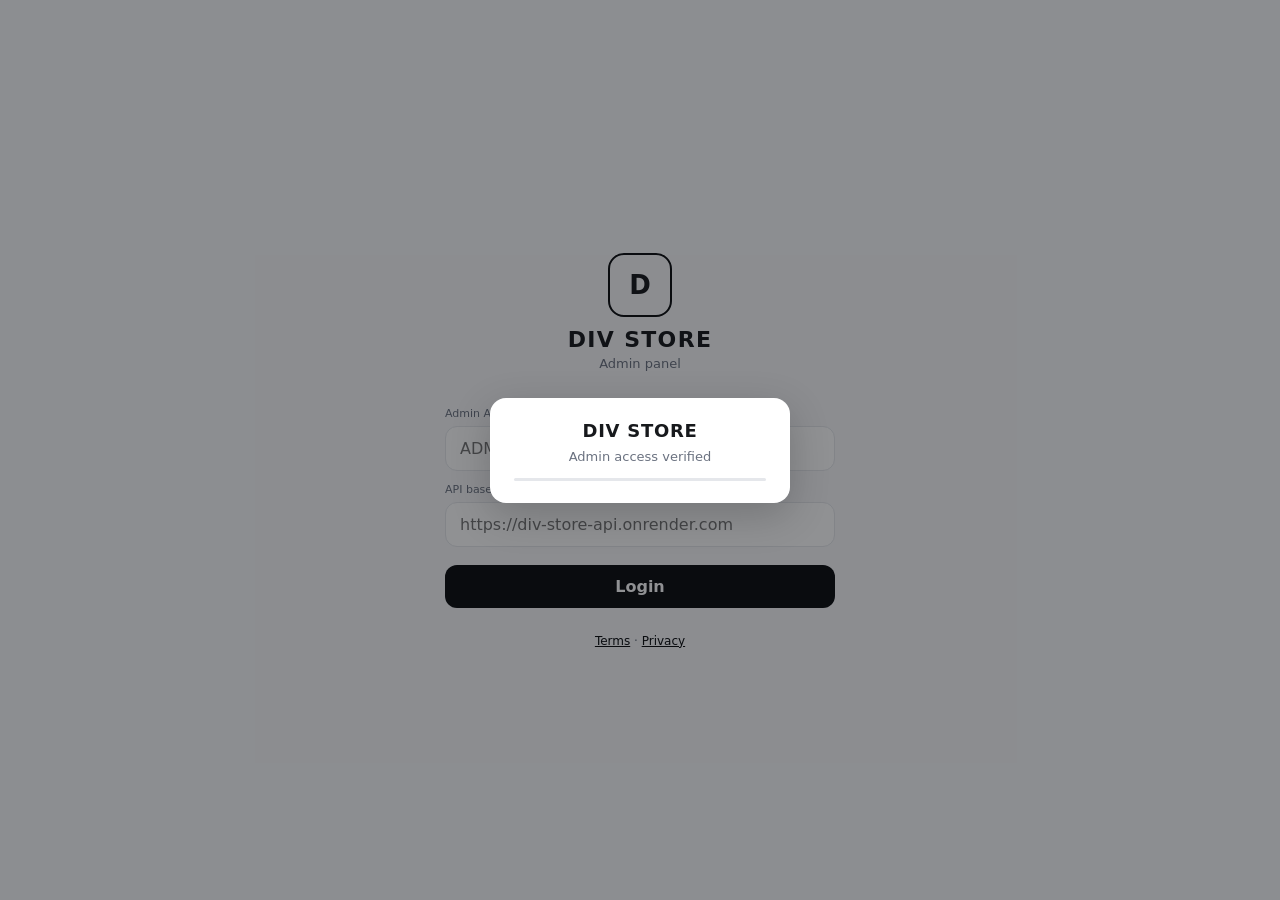
<file: admin/index.html>
<!DOCTYPE html>
<html lang="en">
<head>
<meta charset="utf-8"/>
<meta name="viewport" content="width=device-width,initial-scale=1,maximum-scale=1,user-scalable=no,viewport-fit=cover"/>
<meta name="theme-color" content="#0B0D10"/>
<title>Div Store Admin</title>
<style>
:root{
  --bg:#F7F8FA;--s:#FFFFFF;--s2:#F1F3F5;--bd:#E5E7EB;
  --p:#0B0D10;--sec:#17191C;--t:#17191C;--d:#6B7280;
  --ok:#16A34A;--bad:#DC2626;--nav:56px;--safe:env(safe-area-inset-bottom,0px);
}
*{box-sizing:border-box;-webkit-tap-highlight-color:transparent;margin:0}
body{font-family:system-ui,-apple-system,sans-serif;background:var(--bg);color:var(--t);
  max-width:430px;margin:0 auto;min-height:100dvh}
.hidden{display:none!important}
input,button,select,textarea{font:inherit}
input,select,textarea{width:100%;padding:12px 14px;border-radius:12px;border:1px solid var(--bd);
  background:var(--s);color:var(--t);margin-top:6px}
button{border:0;border-radius:12px;padding:12px 16px;font-weight:700;cursor:pointer;
  background:var(--p);color:#FFFFFF}
button.g{background:var(--s2);color:var(--t);border:1px solid var(--bd)}
button.d{background:#FEE2E2;color:#991B1B}
button.sm{padding:7px 10px;font-size:12px;border-radius:8px}
label{font-size:11px;color:var(--d);display:block;margin-top:12px}
.err{color:var(--bad);font-size:13px;margin-top:10px;white-space:pre-wrap}
.ok{color:var(--ok);font-size:13px;margin-top:8px}
#login{padding:36px 20px;min-height:100dvh;display:flex;flex-direction:column;justify-content:center}
.brand{text-align:center;margin-bottom:24px}
.brand .ic{width:64px;height:64px;margin:0 auto 10px;border-radius:16px;border:1px solid var(--bd);
  display:grid;place-items:center;font-size:26px;font-weight:900;
  color:var(--t);border:2px solid var(--p)}
.brand h1{font-size:22px;letter-spacing:.06em}
.brand p{color:var(--d);font-size:13px;margin-top:4px}
#app{display:none;flex-direction:column;min-height:100dvh}
#app.on{display:flex}
.head{padding:12px 16px;background:var(--s);border-bottom:1px solid var(--bd);
  display:flex;justify-content:space-between;align-items:center;gap:8px}
.head b{color:var(--t)}
main{flex:1;overflow:auto;padding:12px 12px calc(var(--nav) + var(--safe) + 14px)}
.nav{position:fixed;left:50%;transform:translateX(-50%);bottom:0;width:100%;max-width:430px;
  height:calc(var(--nav) + var(--safe));padding-bottom:var(--safe);
  background:rgba(11,16,32,.96);border-top:1px solid var(--bd);display:flex;z-index:20}
.nav button{flex:1;background:0;color:var(--d);border-radius:0;padding:6px;font-size:10px;font-weight:600;
  display:flex;flex-direction:column;align-items:center;gap:2px}
.nav button.on{color:var(--p)}
.nav .i{font-size:16px}
.card{background:var(--s);border:1px solid var(--bd);border-radius:14px;padding:12px;margin-bottom:10px}
.card h3{font-size:12px;margin-bottom:10px;color:var(--d);font-weight:600;text-transform:uppercase;letter-spacing:.04em}
.g2{display:grid;grid-template-columns:1fr 1fr;gap:8px}
.st{background:var(--s2);border:1px solid var(--bd);border-radius:12px;padding:12px}
.st .n{font-size:22px;font-weight:800;color:var(--p)}
.st .l{font-size:11px;color:var(--d);margin-top:2px}
.row{display:flex;gap:8px;flex-wrap:wrap;align-items:center}
.item{display:flex;gap:10px;padding:10px 0;border-bottom:1px solid var(--bd);align-items:center}
.item:last-child{border:0}
.item img{width:44px;height:44px;border-radius:10px;object-fit:cover;background:var(--s2);border:1px solid var(--bd)}
.item .m{flex:1;min-width:0}
.item .t{font-size:14px;font-weight:700;white-space:nowrap;overflow:hidden;text-overflow:ellipsis}
.item .s{font-size:11px;color:var(--d);margin-top:2px}
.pill{font-size:10px;padding:2px 7px;border-radius:99px;border:1px solid var(--bd);color:var(--d)}
.muted{color:var(--d);font-size:12px}
.empty{text-align:center;padding:36px 12px;color:var(--d);font-size:13px}
a{color:var(--p)}
.warn{background:#1a1520;border:1px solid #5b3a1a;color:#fbbf24;padding:10px 12px;border-radius:12px;font-size:12px;margin-bottom:10px}
</style>
</head>
<body>
<div id="login">
  <div class="brand"><div class="ic">D</div><h1>DIV STORE</h1><p>Admin panel</p></div>
  <label>Admin API key</label>
  <input id="key" type="password" placeholder="ADMIN_API_KEY" autocomplete="off"/>
  <label>API base (blank = this server)</label>
  <input id="base" placeholder="https://div-store-api.onrender.com"/>
  <button id="go" style="width:100%;margin-top:18px">Login</button>
  <div class="err" id="err"></div>
  <p class="muted" style="margin-top:16px;text-align:center">
    <a href="/terms">Terms</a> · <a href="/privacy">Privacy</a>
  </p>
</div>

<div id="app">
  <div class="head"><b>DIV STORE</b>
    <div class="row">
      <button class="g sm" id="refresh">↻</button>
      <button class="g sm" id="out">Out</button>
    </div>
  </div>
  <main id="c"></main>
  <nav class="nav">
    <button class="on" data-t="home"><span class="i">◈</span>Home</button>
    <button data-t="apps"><span class="i">▣</span>Apps</button>
    <button data-t="inbox"><span class="i">◉</span>Inbox</button>
    <button data-t="cats"><span class="i">▦</span>Cats</button>
    <button data-t="more"><span class="i">☰</span>More</button>
  </nav>
</div>
<script>
const $=id=>document.getElementById(id);
let T='home', KEY=sessionStorage.getItem('k')||'', BASE=sessionStorage.getItem('b')||'';
const url=p=>(BASE||'').replace(/\/$/,'')+p;
async function api(p,o={}){
  const h={};
  if(o.body!==undefined && !(o.body instanceof FormData)) h['Content-Type']='application/json';
  if(KEY) h.Authorization='Bearer '+KEY;
  const r=await fetch(url(p),{
    method:o.method||'GET', headers:h,
    body: o.body===undefined?undefined:(o.body instanceof FormData?o.body:JSON.stringify(o.body))
  });
  if(r.status===204) return null;
  const t=await r.text(); let d=null; try{d=t?JSON.parse(t):null}catch{throw new Error(t||r.statusText)}
  if(!r.ok) throw new Error(d?.error||t||('HTTP '+r.status));
  return d;
}
const esc=s=>String(s??'').replace(/[&<>"']/g,c=>({ '&':'&amp;','<':'&lt;','>':'&gt;','"':'&quot;',"'":'&#39;' }[c]));
function showApp(){$('login').classList.add('hidden');$('app').classList.add('on');draw()}
function showLogin(){$('app').classList.remove('on');$('login').classList.remove('hidden')}
$('go').onclick=async()=>{
  $('err').textContent=''; KEY=$('key').value.trim(); BASE=$('base').value.trim();
  try{
    await api('/api/admin/stats');
    sessionStorage.setItem('k',KEY); sessionStorage.setItem('b',BASE); showApp();
  }catch(e){$('err').textContent=e.message}
};
$('out').onclick=()=>{KEY='';BASE='';sessionStorage.clear();showLogin()};
$('refresh').onclick=()=>draw();
document.querySelectorAll('.nav button').forEach(b=>b.onclick=()=>{
  document.querySelectorAll('.nav button').forEach(x=>x.classList.remove('on'));
  b.classList.add('on'); T=b.dataset.t; draw();
});

async function draw(){
  const el=$('c'); el.innerHTML='<div class="empty">Loading…</div>';
  try{
    if(T==='home'){
      const s=await api('/api/admin/stats');
      let h={}, warn='';
      try{h=await api('/api/health')}catch(e){warn=e.message}
      const tok=h.repos?.tokenSet;
      el.innerHTML=`
        ${tok===false?'<div class="warn">GITHUB_STORAGE_TOKEN Render pe set nahi. Database/APK kaam nahi karenge jab tak token na lage.</div>':''}
        <div class="card"><h3>Dashboard</h3><div class="g2">
          <div class="st"><div class="n">${s.apps||0}</div><div class="l">Apps</div></div>
          <div class="st"><div class="n">${s.pendingSubmissions||0}</div><div class="l">Pending</div></div>
          <div class="st"><div class="n">${s.categories||0}</div><div class="l">Categories</div></div>
          <div class="st"><div class="n">${s.totalDownloads||0}</div><div class="l">Downloads</div></div>
        </div></div>
        <div class="card"><h3>System</h3>
          <p class="muted">${esc(h.name||'')} ${esc(h.version||'')}</p>
          <p class="muted">DB: GitHub · ${esc(h.database?.status?.repo||'—')} · token ${tok?'ON':'OFF'}</p>
          <p class="muted">APK: ${esc((h.repos?.apk?.repos||[]).join(', ')||'—')}</p>
          ${warn?`<p class="err">${esc(warn)}</p>`:''}
        </div>`;
    } else if(T==='apps'){
      const apps=await api('/api/admin/apps')||[];
      el.innerHTML=`<div class="card"><h3>Apps (${apps.length})</h3>
        <button class="sm" id="newApp" style="margin-bottom:8px">+ New app</button>
        <div id="newAppForm" class="hidden">
          <label>Name</label><input id="a_name"/>
          <label>Package</label><input id="a_pkg" placeholder="com.example.app"/>
          <label>Description</label><textarea id="a_desc" rows="3"></textarea>
          <label>Icon image (gallery/file)</label>
          <input id="a_icon_file" type="file" accept="image/*"/>
          <label>APK file</label>
          <input id="a_apk_file" type="file" accept=".apk,application/vnd.android.package-archive"/>
          <label>Category ID</label><input id="a_cat" type="number" value="1"/>
          <button class="sm" id="a_save" style="margin-top:10px;width:100%">Create</button>
        </div>
        `+(apps.length?apps.map(a=>`<div class="item">
          <img src="${esc(a.iconUrl||'')}" onerror="this.style.opacity=.2"/>
          <div class="m"><div class="t">${esc(a.name)}</div>
          <div class="s">${esc(a.packageName)}</div>
          <div class="row" style="margin-top:6px">
            <span class="pill">${a.downloads||0} dl</span>
            <button class="g sm" onclick="feat('${a.id}',${!a.isFeatured})">${a.isFeatured?'Unfeature':'Feature'}</button>
            <button class="d sm" onclick="delA('${a.id}')">Del</button>
          </div></div></div>`).join(''):'<div class="empty">No apps yet</div>')+'</div>';
      $('newApp').onclick=()=>$('newAppForm').classList.toggle('hidden');
      $('a_save').onclick=async()=>{
        try{
          const fd=new FormData();
          fd.append('name',$('a_name').value.trim());
          fd.append('packageName',$('a_pkg').value.trim());
          fd.append('description',$('a_desc').value.trim());
          fd.append('categoryId',$('a_cat').value||'1');
          const ic=$('a_icon_file').files[0];
          const ap=$('a_apk_file').files[0];
          if(!ic){alert('Select icon from files');return}
          if(!ap||!ap.name.toLowerCase().endsWith('.apk')){alert('Select .apk file');return}
          fd.append('icon',ic);
          fd.append('apk',ap);
          const r=await fetch(url('/api/admin/apps/upload'),{method:'POST',headers:{Authorization:'Bearer '+KEY},body:fd});
          const t=await r.text(); let d=null; try{d=JSON.parse(t)}catch{}
          if(!r.ok) throw new Error(d?.error||t);
          draw();
        }catch(e){alert(e.message)}
      };
    } else if(T==='inbox'){
      const all=await api('/api/admin/submissions')||[];
      const p=all.filter(x=>x.status==='pending');
      el.innerHTML=`<div class="card"><h3>Pending (${p.length})</h3>`+
        (p.length?p.map(s=>`<div class="item">
          <img src="${esc(s.iconUrl||'')}" onerror="this.style.opacity=.2"/>
          <div class="m"><div class="t">${esc(s.appName)}</div>
          <div class="s">${esc(s.developerName)} · ${esc(s.packageName)}</div>
          <div class="row" style="margin-top:6px">
            <button class="sm" onclick="okS('${s.id}')">Approve</button>
            <button class="d sm" onclick="noS('${s.id}')">Reject</button>
          </div></div></div>`).join(''):'<div class="empty">Inbox empty</div>')+'</div>';
    } else if(T==='cats'){
      const cats=await api('/api/categories')||[];
      el.innerHTML=`<div class="card"><h3>Categories (${cats.length})</h3>
        <div class="row"><input id="cn" placeholder="Name" style="flex:1;margin:0"/><button class="sm" id="ca">Add</button></div>
        <div style="margin-top:10px">`+
        (cats.length?cats.map(c=>`<div class="item"><div class="m">
          <div class="t">${esc(c.name)}</div><div class="s">${c.appCount||0} apps · id ${c.id}</div></div>
          <button class="d sm" onclick="delC('${c.id}')">Del</button></div>`).join(''):'<div class="empty">No categories</div>')+
        `</div></div>`;
      $('ca').onclick=async()=>{
        const n=$('cn').value.trim(); if(!n)return;
        try{await api('/api/categories',{method:'POST',body:{name:n,icon:'Package'}});draw()}
        catch(e){alert(e.message)}
      };
    } else if(T==='more'){
      let st={}; try{st=await api('/api/admin/storage')}catch(e){st={error:e.message}}
      const db=st.database||{}; const apk=st.apk||{};
      el.innerHTML=`
        <div class="card"><h3>Database (GitHub)</h3>
          <p class="muted">${esc(db.owner||'')}/${esc(db.repo||'')}</p>
          <p class="muted">enabled: ${db.enabled?'yes':'no'}</p>
          ${st.error?`<p class="err">${esc(st.error)}</p>`:''}
          <button class="g sm" id="forceSync" style="margin-top:8px">Refresh status</button>
        </div>
        <div class="card"><h3>APK storage</h3>
          <p class="muted">${esc((apk.repos||[]).join(', ')|| apk.error || '—')}</p>
          <p class="muted">enabled: ${apk.enabled?'yes':'no'}</p>
        </div>
        <div class="card"><h3>Legal</h3>
          <p class="muted"><a href="/terms" target="_blank">Terms</a> · <a href="/privacy" target="_blank">Privacy</a></p>
        </div>
        <div class="card"><h3>Session</h3>
          <p class="muted">${esc(BASE||'same origin')}</p>
        </div>`;
      $('forceSync').onclick=()=>draw();
    }
  }catch(e){
    el.innerHTML=`<div class="card"><p class="err">${esc(e.message)}</p>
      <p class="muted" style="margin-top:8px">Agar token error hai to Render → Environment → GITHUB_STORAGE_TOKEN set karke redeploy karo.</p></div>`;
    if(/unauth/i.test(e.message)) showLogin();
  }
}
window.feat=async(id,v)=>{try{await api('/api/admin/apps/'+id,{method:'PATCH',body:{isFeatured:!!v}});draw()}catch(e){alert(e.message)}};
window.delA=async(id)=>{if(!confirm('Delete app?'))return; try{await api('/api/admin/apps/'+id,{method:'DELETE'});draw()}catch(e){alert(e.message)}};
window.okS=async(id)=>{try{await api('/api/admin/submissions/'+id+'/approve',{method:'POST',body:{}});draw()}catch(e){alert(e.message)}};
window.noS=async(id)=>{try{await api('/api/admin/submissions/'+id+'/reject',{method:'POST',body:{note:'rejected'}});draw()}catch(e){alert(e.message)}};
window.delC=async(id)=>{if(!confirm('Delete category?'))return; try{await api('/api/categories/'+id,{method:'DELETE'});draw()}catch(e){alert(e.message)}};
if(KEY) api('/api/admin/stats').then(showApp).catch(showLogin); else showLogin();
</script>




<!-- welcome once — no secrets -->
<script>
(function(){
  try { if (localStorage.getItem('div_admin_hi') === '1') return; } catch(e) {}
  var o = document.createElement('div');
  o.id = 'adminHi';
  o.style.cssText = 'position:fixed;inset:0;z-index:9999;display:flex;align-items:center;justify-content:center;background:rgba(11,13,16,.45);padding:16px';
  o.innerHTML = '<div style="background:#fff;color:#17191C;border-radius:16px;padding:22px 24px;max-width:300px;width:100%;text-align:center;font-family:system-ui,sans-serif;box-shadow:0 12px 40px rgba(0,0,0,.2)">'
    + '<div style="font-weight:800;font-size:18px;letter-spacing:.04em">DIV STORE</div>'
    + '<div style="margin-top:8px;color:#6B7280;font-size:13px">Admin access verified</div>'
    + '<div style="margin-top:14px;height:3px;background:#E5E7EB;border-radius:99px;overflow:hidden"><div id="hiBar" style="height:100%;width:100%;background:#0B0D10;transition:width 2.5s linear"></div></div>'
    + '</div>';
  document.body.appendChild(o);
  requestAnimationFrame(function(){
    var b = document.getElementById('hiBar');
    if (b) b.style.width = '0%';
  });
  setTimeout(function(){
    try { localStorage.setItem('div_admin_hi', '1'); } catch(e) {}
    var el = document.getElementById('adminHi');
    if (el) el.remove();
  }, 2500);
})();
</script>

</body>
</html>
</file>
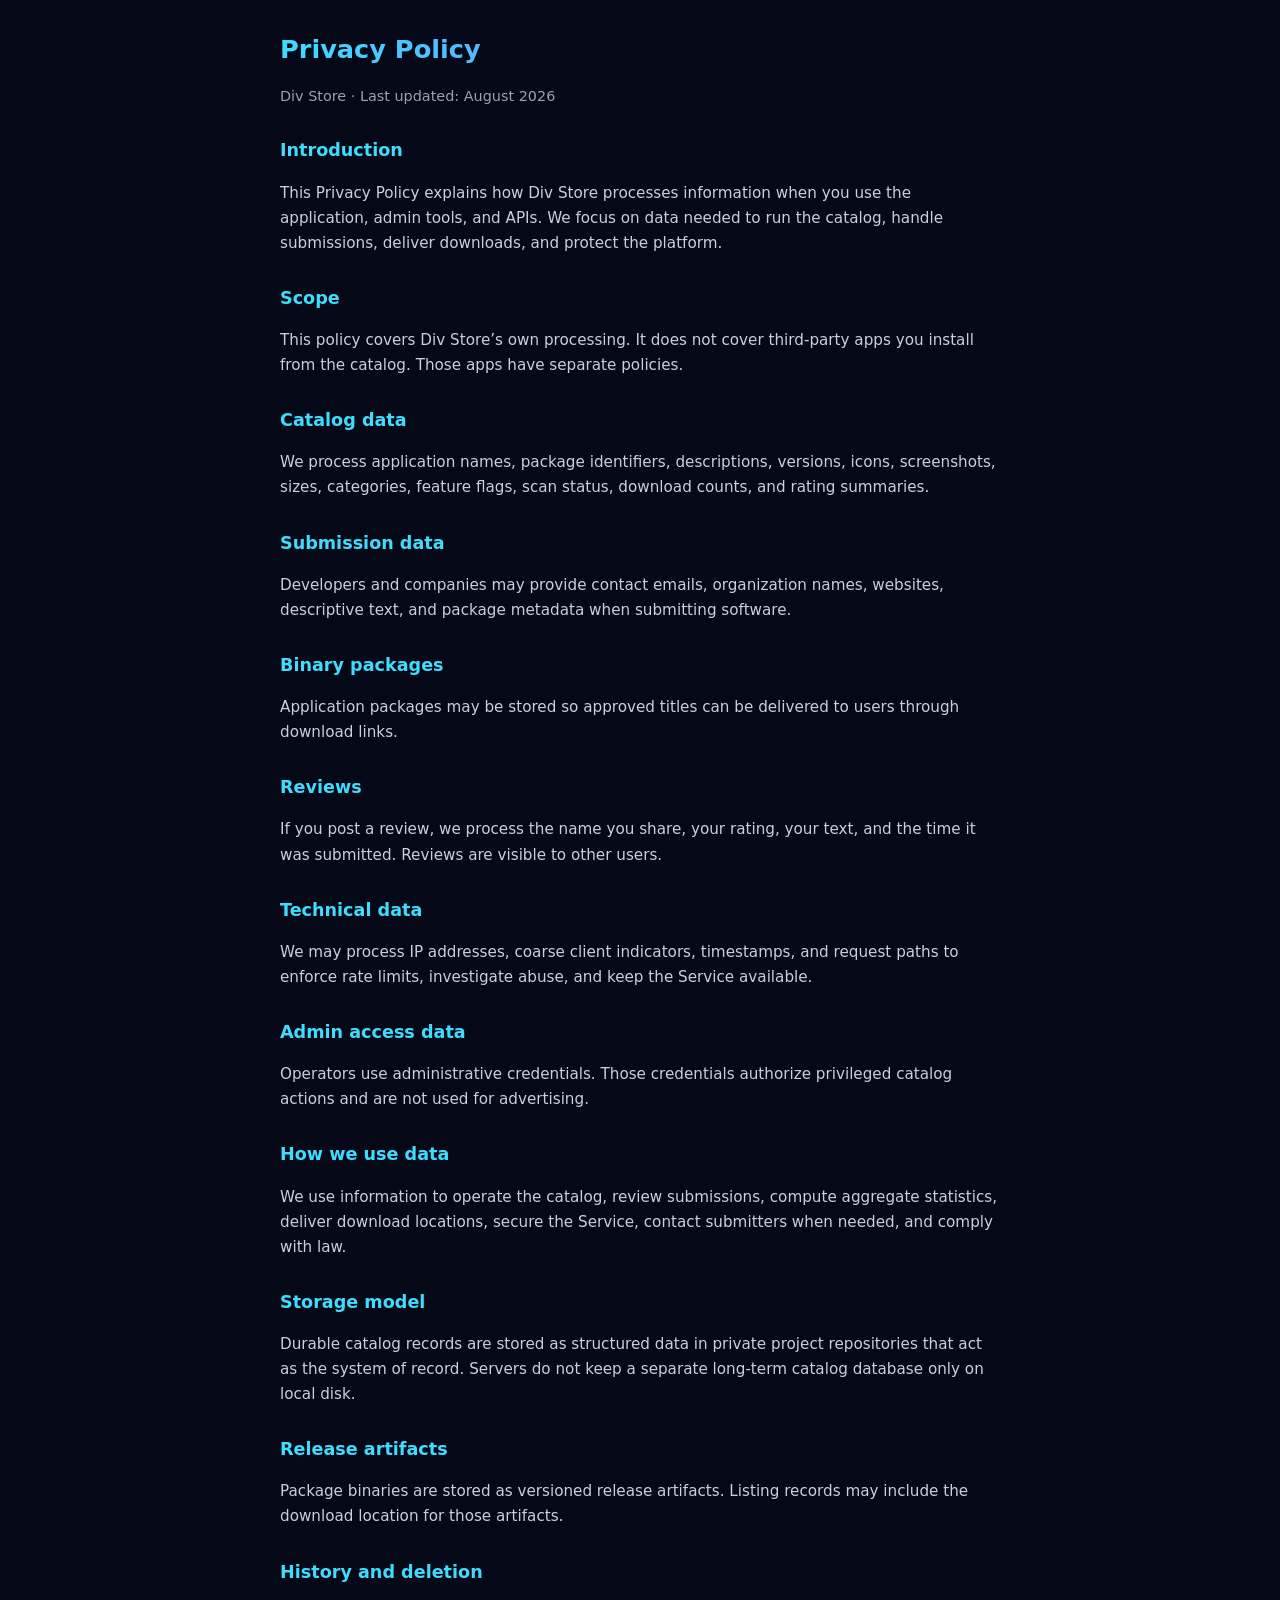
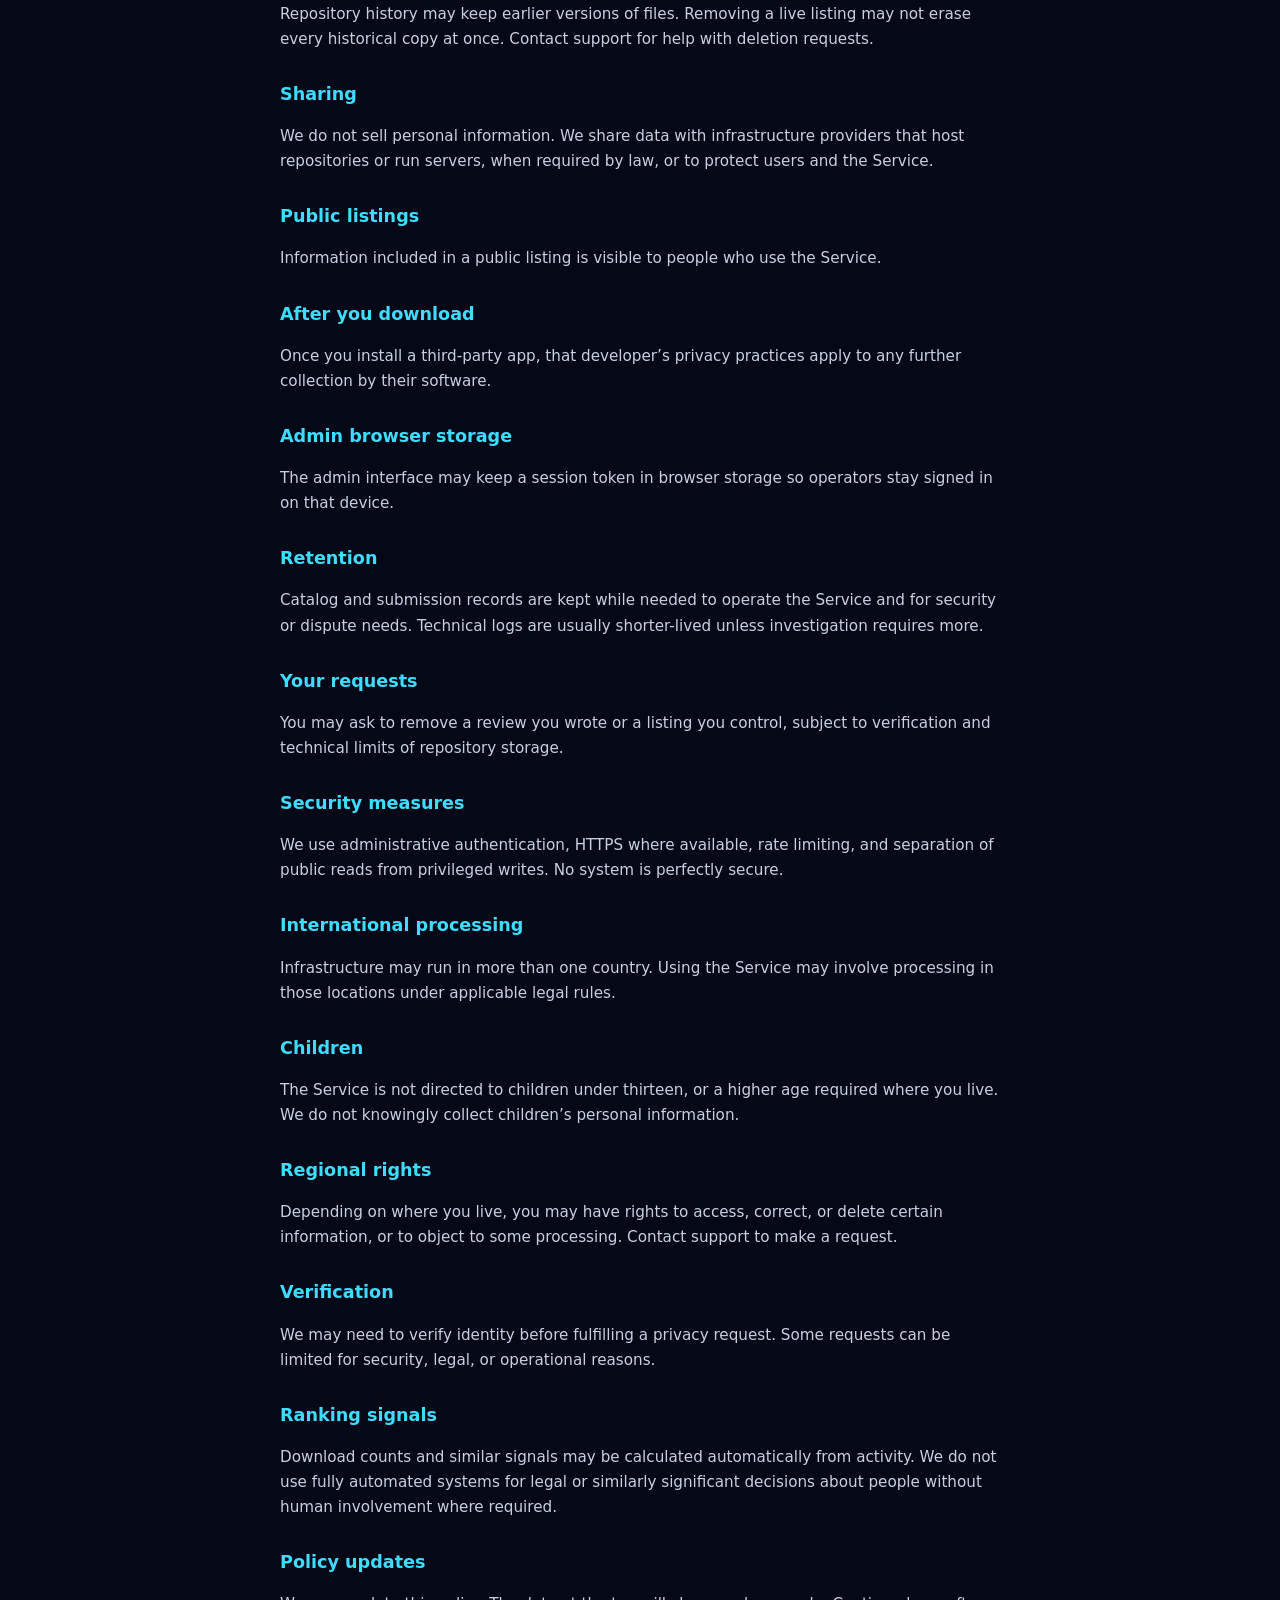
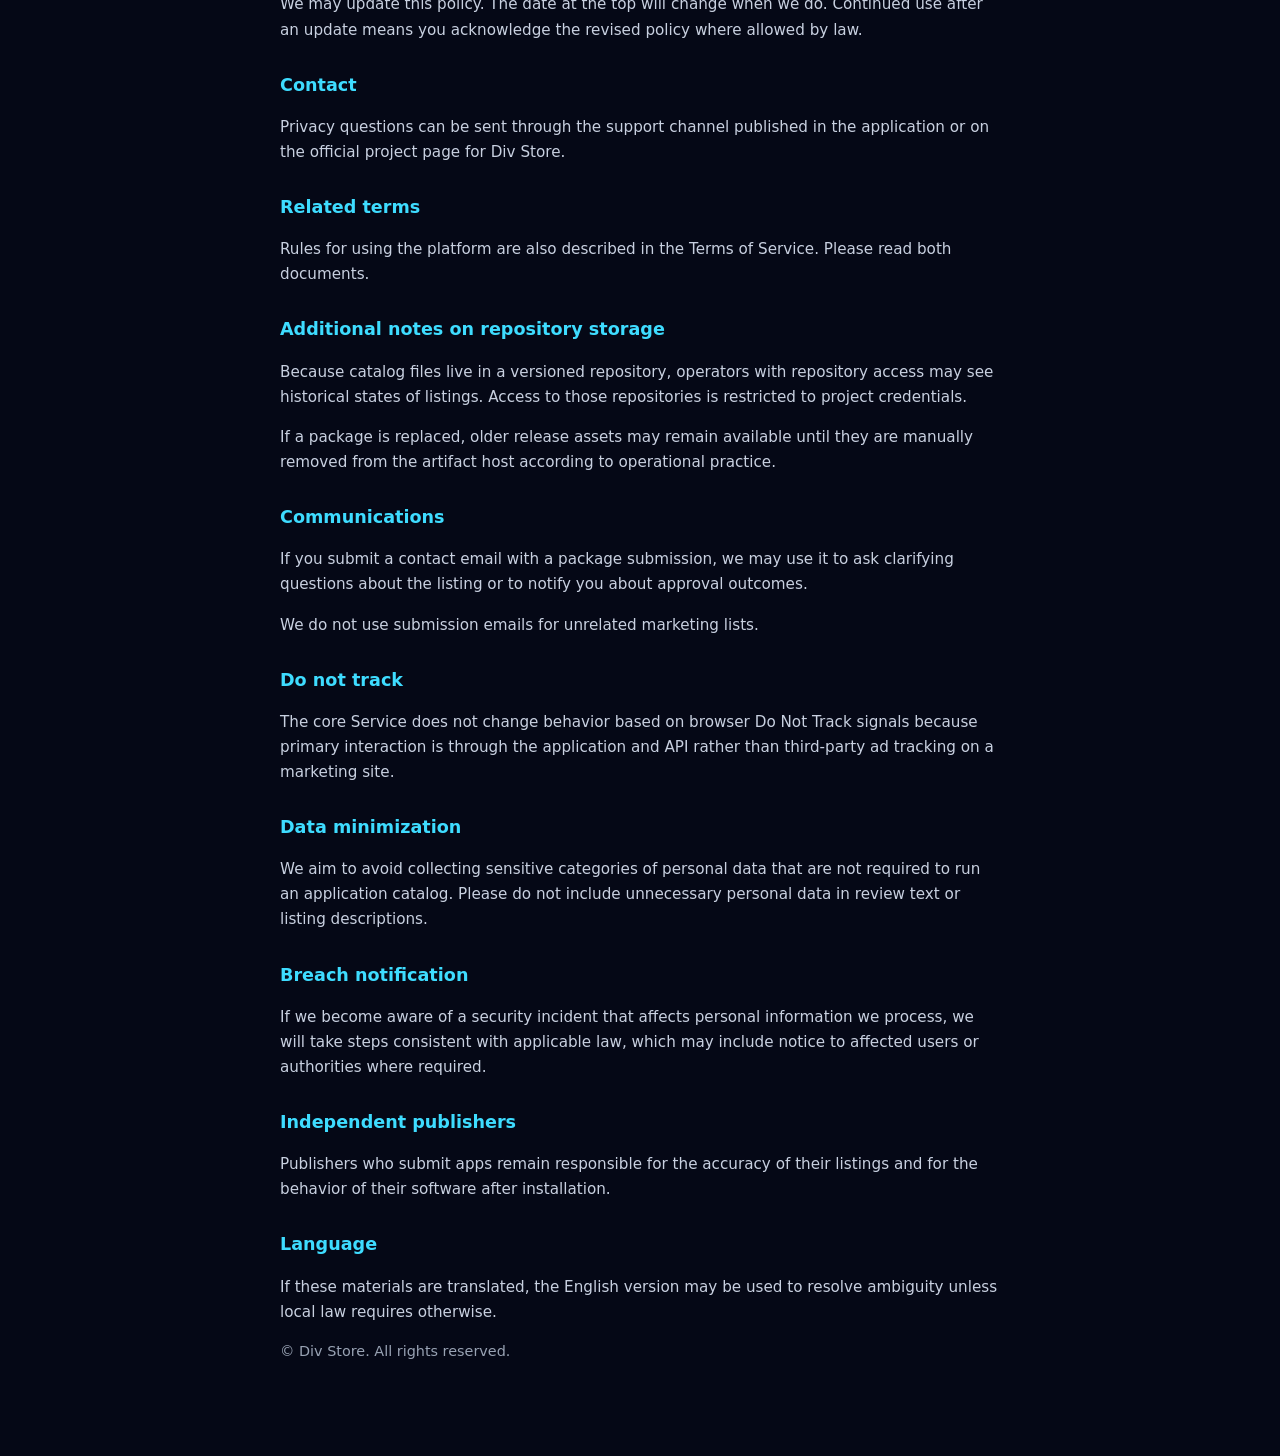
<file: admin/privacy.html>
<!DOCTYPE html>
<html lang="en">
<head>
<meta charset="utf-8"/>
<meta name="viewport" content="width=device-width, initial-scale=1"/>
<title>Privacy Policy — Div Store</title>
<style>
body{margin:0;background:#050816;color:#F2F6FF;font-family:system-ui,sans-serif;line-height:1.65}
.wrap{max-width:720px;margin:0 auto;padding:28px 18px 64px}
h1{font-size:1.6rem;margin:0 0 8px;background:linear-gradient(90deg,#3EDCFF,#8B5CFF);-webkit-background-clip:text;color:transparent}
.meta{color:#98A2B3;font-size:.9rem;margin-bottom:28px}
h2{font-size:1.1rem;margin:28px 0 10px;color:#3EDCFF}
p,li{color:#c8d0e0;font-size:.95rem}
ul{padding-left:1.2rem}
.card{background:#0B1020;border:1px solid rgba(120,140,255,.16);border-radius:14px;padding:16px;margin:16px 0}
</style>
</head>
<body>
<div class="wrap">
<h1>Privacy Policy</h1>
<p class="meta">Div Store · Last updated: August 2026</p>

<h2>Introduction</h2>
<p>This Privacy Policy explains how Div Store processes information when you use the application, admin tools, and APIs. We focus on data needed to run the catalog, handle submissions, deliver downloads, and protect the platform.</p>

<h2>Scope</h2>
<p>This policy covers Div Store’s own processing. It does not cover third-party apps you install from the catalog. Those apps have separate policies.</p>

<h2>Catalog data</h2>
<p>We process application names, package identifiers, descriptions, versions, icons, screenshots, sizes, categories, feature flags, scan status, download counts, and rating summaries.</p>

<h2>Submission data</h2>
<p>Developers and companies may provide contact emails, organization names, websites, descriptive text, and package metadata when submitting software.</p>

<h2>Binary packages</h2>
<p>Application packages may be stored so approved titles can be delivered to users through download links.</p>

<h2>Reviews</h2>
<p>If you post a review, we process the name you share, your rating, your text, and the time it was submitted. Reviews are visible to other users.</p>

<h2>Technical data</h2>
<p>We may process IP addresses, coarse client indicators, timestamps, and request paths to enforce rate limits, investigate abuse, and keep the Service available.</p>

<h2>Admin access data</h2>
<p>Operators use administrative credentials. Those credentials authorize privileged catalog actions and are not used for advertising.</p>

<h2>How we use data</h2>
<p>We use information to operate the catalog, review submissions, compute aggregate statistics, deliver download locations, secure the Service, contact submitters when needed, and comply with law.</p>

<h2>Storage model</h2>
<p>Durable catalog records are stored as structured data in private project repositories that act as the system of record. Servers do not keep a separate long-term catalog database only on local disk.</p>

<h2>Release artifacts</h2>
<p>Package binaries are stored as versioned release artifacts. Listing records may include the download location for those artifacts.</p>

<h2>History and deletion</h2>
<p>Repository history may keep earlier versions of files. Removing a live listing may not erase every historical copy at once. Contact support for help with deletion requests.</p>

<h2>Sharing</h2>
<p>We do not sell personal information. We share data with infrastructure providers that host repositories or run servers, when required by law, or to protect users and the Service.</p>

<h2>Public listings</h2>
<p>Information included in a public listing is visible to people who use the Service.</p>

<h2>After you download</h2>
<p>Once you install a third-party app, that developer’s privacy practices apply to any further collection by their software.</p>

<h2>Admin browser storage</h2>
<p>The admin interface may keep a session token in browser storage so operators stay signed in on that device.</p>

<h2>Retention</h2>
<p>Catalog and submission records are kept while needed to operate the Service and for security or dispute needs. Technical logs are usually shorter-lived unless investigation requires more.</p>

<h2>Your requests</h2>
<p>You may ask to remove a review you wrote or a listing you control, subject to verification and technical limits of repository storage.</p>

<h2>Security measures</h2>
<p>We use administrative authentication, HTTPS where available, rate limiting, and separation of public reads from privileged writes. No system is perfectly secure.</p>

<h2>International processing</h2>
<p>Infrastructure may run in more than one country. Using the Service may involve processing in those locations under applicable legal rules.</p>

<h2>Children</h2>
<p>The Service is not directed to children under thirteen, or a higher age required where you live. We do not knowingly collect children’s personal information.</p>

<h2>Regional rights</h2>
<p>Depending on where you live, you may have rights to access, correct, or delete certain information, or to object to some processing. Contact support to make a request.</p>

<h2>Verification</h2>
<p>We may need to verify identity before fulfilling a privacy request. Some requests can be limited for security, legal, or operational reasons.</p>

<h2>Ranking signals</h2>
<p>Download counts and similar signals may be calculated automatically from activity. We do not use fully automated systems for legal or similarly significant decisions about people without human involvement where required.</p>

<h2>Policy updates</h2>
<p>We may update this policy. The date at the top will change when we do. Continued use after an update means you acknowledge the revised policy where allowed by law.</p>

<h2>Contact</h2>
<p>Privacy questions can be sent through the support channel published in the application or on the official project page for Div Store.</p>

<h2>Related terms</h2>
<p>Rules for using the platform are also described in the Terms of Service. Please read both documents.</p>


<h2>Additional notes on repository storage</h2>
<p>Because catalog files live in a versioned repository, operators with repository access may see historical states of listings. Access to those repositories is restricted to project credentials.</p>
<p>If a package is replaced, older release assets may remain available until they are manually removed from the artifact host according to operational practice.</p>
<h2>Communications</h2>
<p>If you submit a contact email with a package submission, we may use it to ask clarifying questions about the listing or to notify you about approval outcomes.</p>
<p>We do not use submission emails for unrelated marketing lists.</p>
<h2>Do not track</h2>
<p>The core Service does not change behavior based on browser Do Not Track signals because primary interaction is through the application and API rather than third-party ad tracking on a marketing site.</p>
<h2>Data minimization</h2>
<p>We aim to avoid collecting sensitive categories of personal data that are not required to run an application catalog. Please do not include unnecessary personal data in review text or listing descriptions.</p>
<h2>Breach notification</h2>
<p>If we become aware of a security incident that affects personal information we process, we will take steps consistent with applicable law, which may include notice to affected users or authorities where required.</p>
<h2>Independent publishers</h2>
<p>Publishers who submit apps remain responsible for the accuracy of their listings and for the behavior of their software after installation.</p>
<h2>Language</h2>
<p>If these materials are translated, the English version may be used to resolve ambiguity unless local law requires otherwise.</p>

<p class="meta">© Div Store. All rights reserved.</p>
</div>
</body>
</html>
</file>
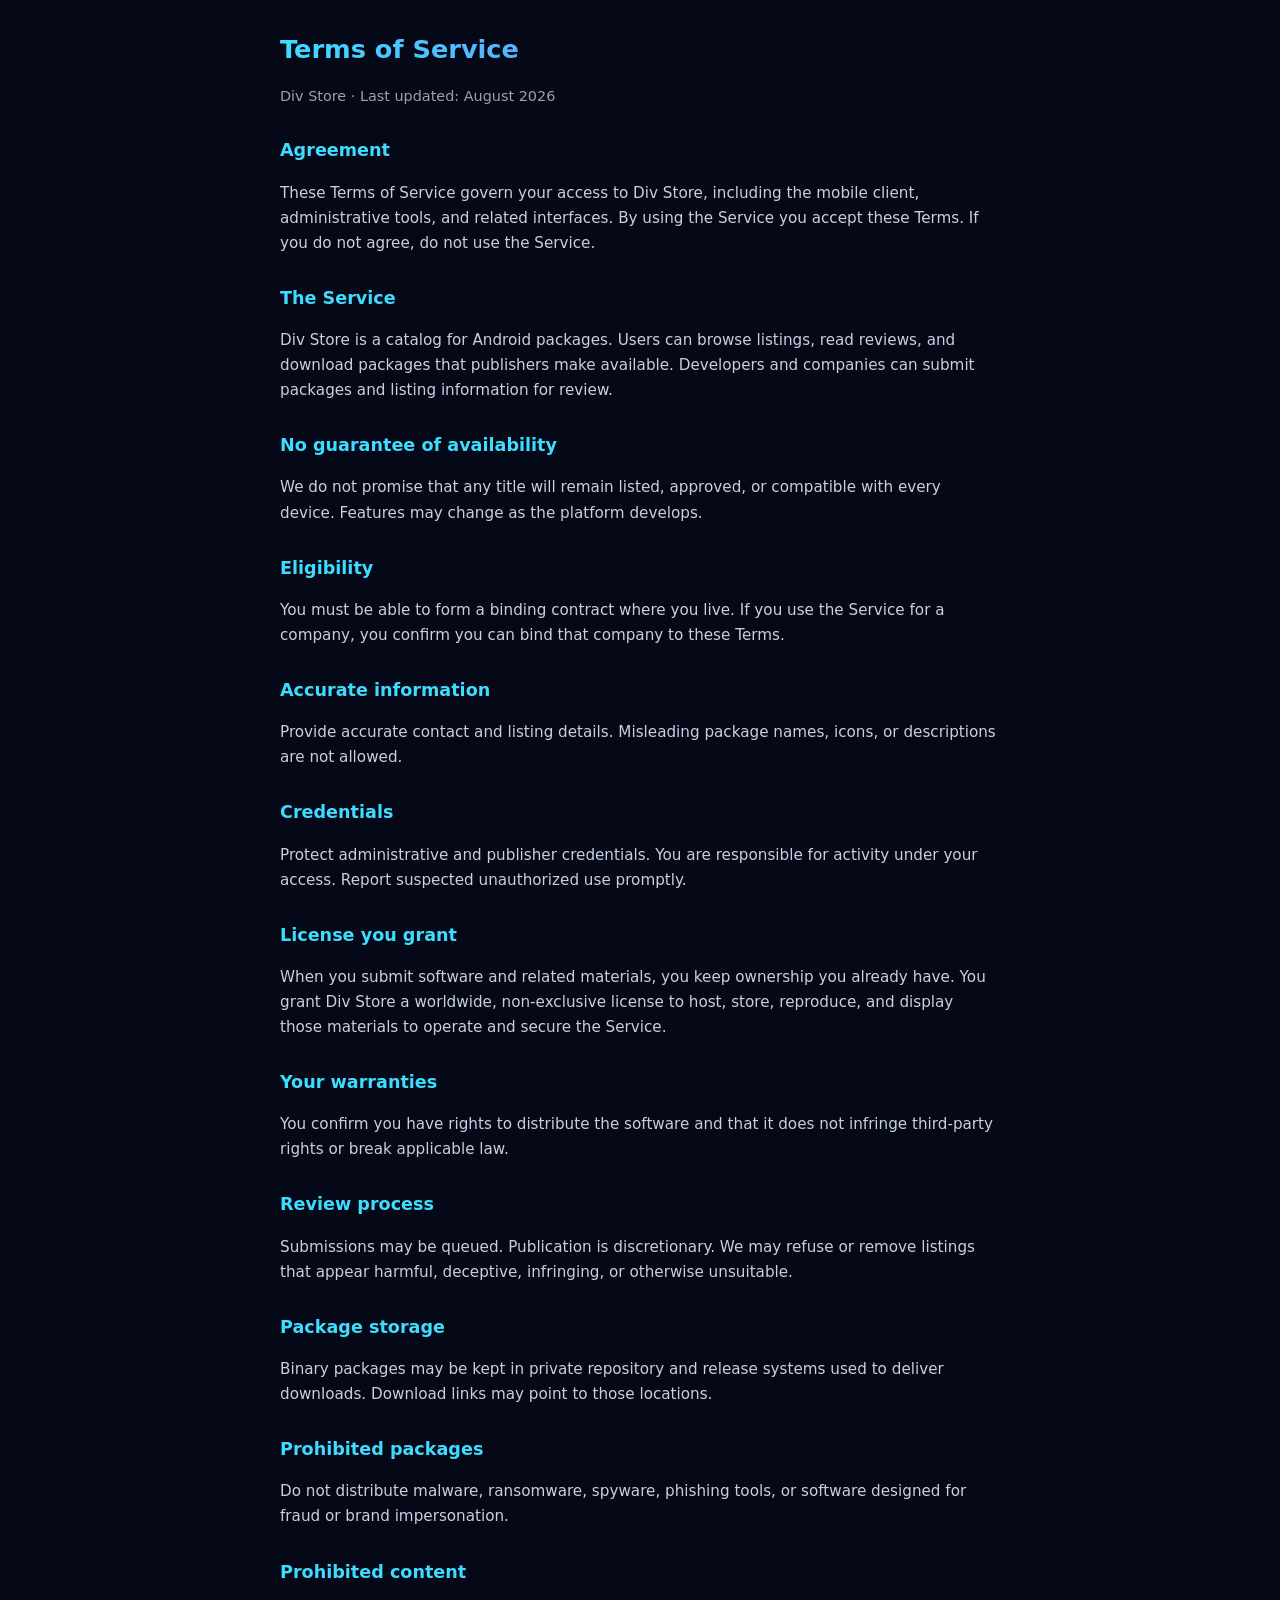
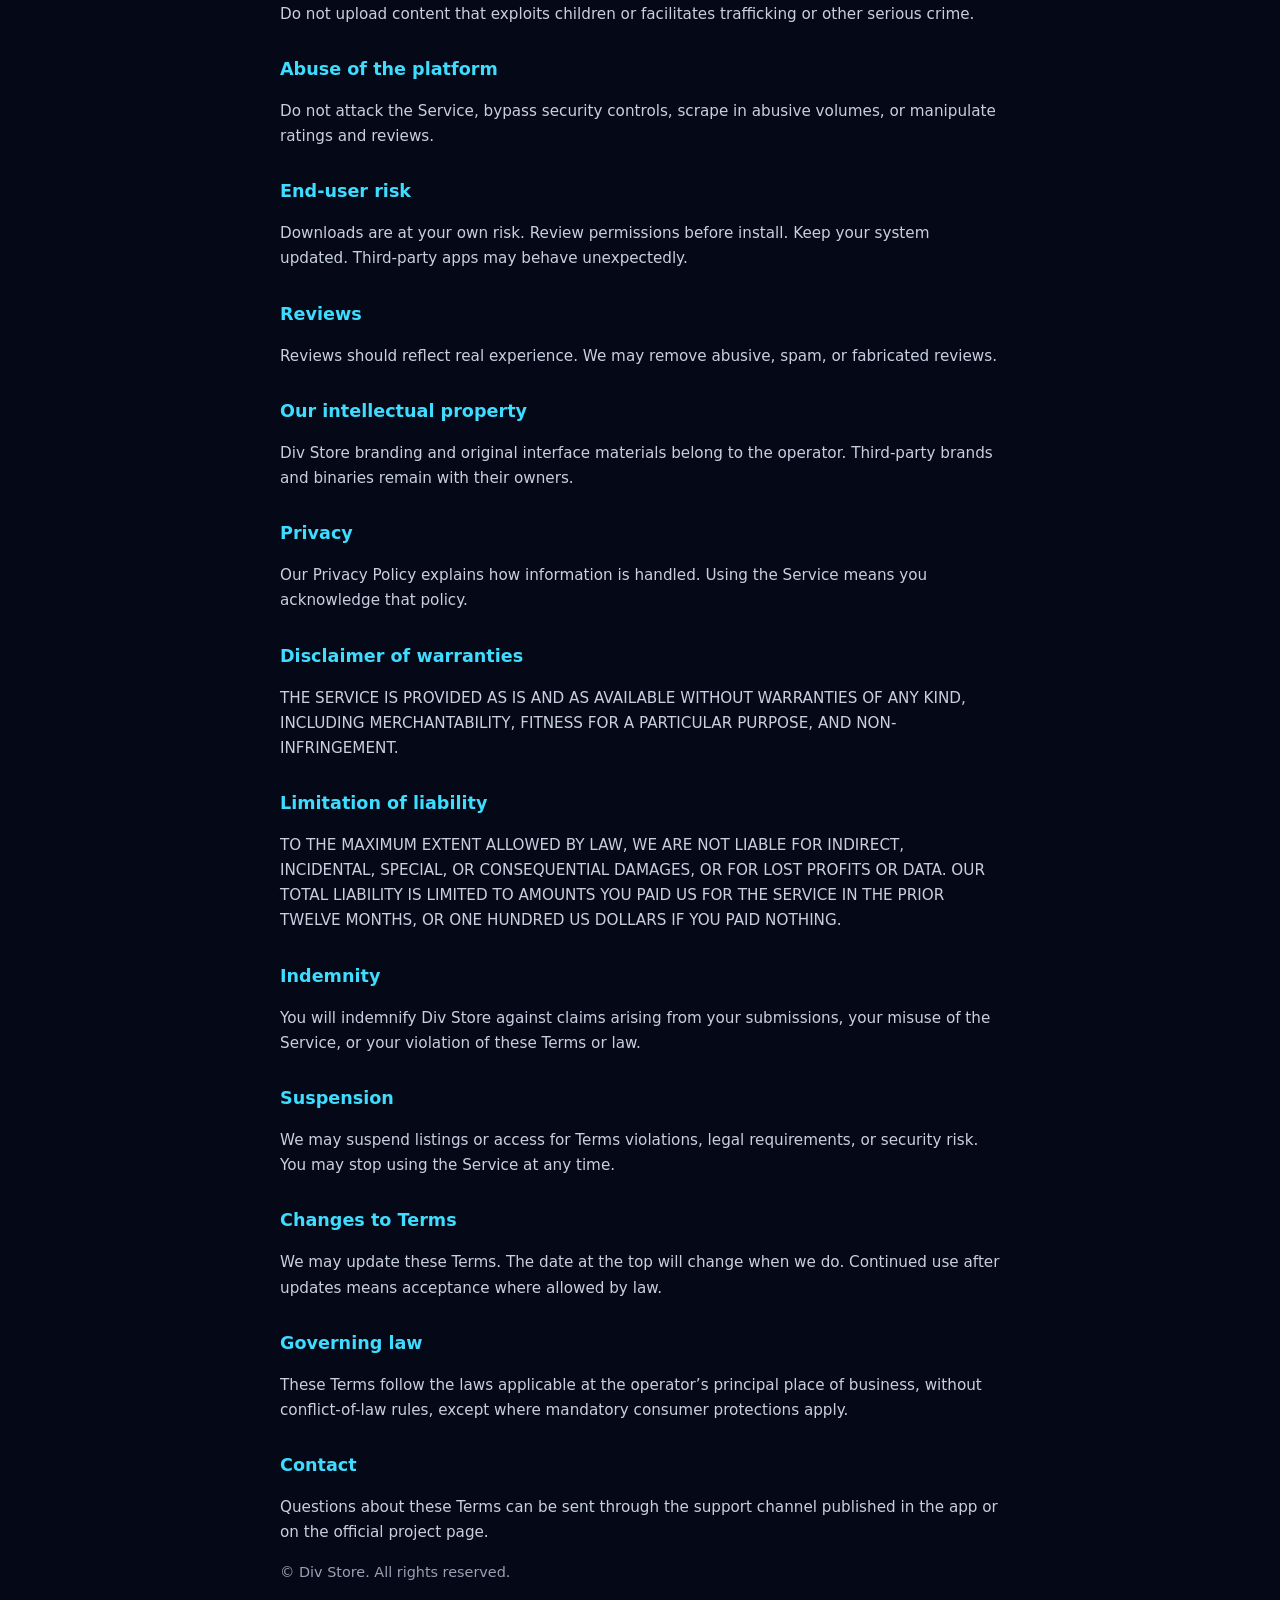
<file: admin/terms.html>
<!DOCTYPE html>
<html lang="en">
<head>
<meta charset="utf-8"/>
<meta name="viewport" content="width=device-width, initial-scale=1"/>
<title>Terms of Service — Div Store</title>
<style>
body{margin:0;background:#050816;color:#F2F6FF;font-family:system-ui,sans-serif;line-height:1.65}
.wrap{max-width:720px;margin:0 auto;padding:28px 18px 64px}
h1{font-size:1.6rem;margin:0 0 8px;background:linear-gradient(90deg,#3EDCFF,#8B5CFF);-webkit-background-clip:text;color:transparent}
.meta{color:#98A2B3;font-size:.9rem;margin-bottom:28px}
h2{font-size:1.1rem;margin:28px 0 10px;color:#3EDCFF}
p,li{color:#c8d0e0;font-size:.95rem}
ul{padding-left:1.2rem}
.card{background:#0B1020;border:1px solid rgba(120,140,255,.16);border-radius:14px;padding:16px;margin:16px 0}
</style>
</head>
<body>
<div class="wrap">
<h1>Terms of Service</h1>
<p class="meta">Div Store · Last updated: August 2026</p>

<h2>Agreement</h2>
<p>These Terms of Service govern your access to Div Store, including the mobile client, administrative tools, and related interfaces. By using the Service you accept these Terms. If you do not agree, do not use the Service.</p>

<h2>The Service</h2>
<p>Div Store is a catalog for Android packages. Users can browse listings, read reviews, and download packages that publishers make available. Developers and companies can submit packages and listing information for review.</p>

<h2>No guarantee of availability</h2>
<p>We do not promise that any title will remain listed, approved, or compatible with every device. Features may change as the platform develops.</p>

<h2>Eligibility</h2>
<p>You must be able to form a binding contract where you live. If you use the Service for a company, you confirm you can bind that company to these Terms.</p>

<h2>Accurate information</h2>
<p>Provide accurate contact and listing details. Misleading package names, icons, or descriptions are not allowed.</p>

<h2>Credentials</h2>
<p>Protect administrative and publisher credentials. You are responsible for activity under your access. Report suspected unauthorized use promptly.</p>

<h2>License you grant</h2>
<p>When you submit software and related materials, you keep ownership you already have. You grant Div Store a worldwide, non-exclusive license to host, store, reproduce, and display those materials to operate and secure the Service.</p>

<h2>Your warranties</h2>
<p>You confirm you have rights to distribute the software and that it does not infringe third-party rights or break applicable law.</p>

<h2>Review process</h2>
<p>Submissions may be queued. Publication is discretionary. We may refuse or remove listings that appear harmful, deceptive, infringing, or otherwise unsuitable.</p>

<h2>Package storage</h2>
<p>Binary packages may be kept in private repository and release systems used to deliver downloads. Download links may point to those locations.</p>

<h2>Prohibited packages</h2>
<p>Do not distribute malware, ransomware, spyware, phishing tools, or software designed for fraud or brand impersonation.</p>

<h2>Prohibited content</h2>
<p>Do not upload content that exploits children or facilitates trafficking or other serious crime.</p>

<h2>Abuse of the platform</h2>
<p>Do not attack the Service, bypass security controls, scrape in abusive volumes, or manipulate ratings and reviews.</p>

<h2>End-user risk</h2>
<p>Downloads are at your own risk. Review permissions before install. Keep your system updated. Third-party apps may behave unexpectedly.</p>

<h2>Reviews</h2>
<p>Reviews should reflect real experience. We may remove abusive, spam, or fabricated reviews.</p>

<h2>Our intellectual property</h2>
<p>Div Store branding and original interface materials belong to the operator. Third-party brands and binaries remain with their owners.</p>

<h2>Privacy</h2>
<p>Our Privacy Policy explains how information is handled. Using the Service means you acknowledge that policy.</p>

<h2>Disclaimer of warranties</h2>
<p>THE SERVICE IS PROVIDED AS IS AND AS AVAILABLE WITHOUT WARRANTIES OF ANY KIND, INCLUDING MERCHANTABILITY, FITNESS FOR A PARTICULAR PURPOSE, AND NON-INFRINGEMENT.</p>

<h2>Limitation of liability</h2>
<p>TO THE MAXIMUM EXTENT ALLOWED BY LAW, WE ARE NOT LIABLE FOR INDIRECT, INCIDENTAL, SPECIAL, OR CONSEQUENTIAL DAMAGES, OR FOR LOST PROFITS OR DATA. OUR TOTAL LIABILITY IS LIMITED TO AMOUNTS YOU PAID US FOR THE SERVICE IN THE PRIOR TWELVE MONTHS, OR ONE HUNDRED US DOLLARS IF YOU PAID NOTHING.</p>

<h2>Indemnity</h2>
<p>You will indemnify Div Store against claims arising from your submissions, your misuse of the Service, or your violation of these Terms or law.</p>

<h2>Suspension</h2>
<p>We may suspend listings or access for Terms violations, legal requirements, or security risk. You may stop using the Service at any time.</p>

<h2>Changes to Terms</h2>
<p>We may update these Terms. The date at the top will change when we do. Continued use after updates means acceptance where allowed by law.</p>

<h2>Governing law</h2>
<p>These Terms follow the laws applicable at the operator’s principal place of business, without conflict-of-law rules, except where mandatory consumer protections apply.</p>

<h2>Contact</h2>
<p>Questions about these Terms can be sent through the support channel published in the app or on the official project page.</p>

<p class="meta">© Div Store. All rights reserved.</p>
</div>
</body>
</html>
</file>
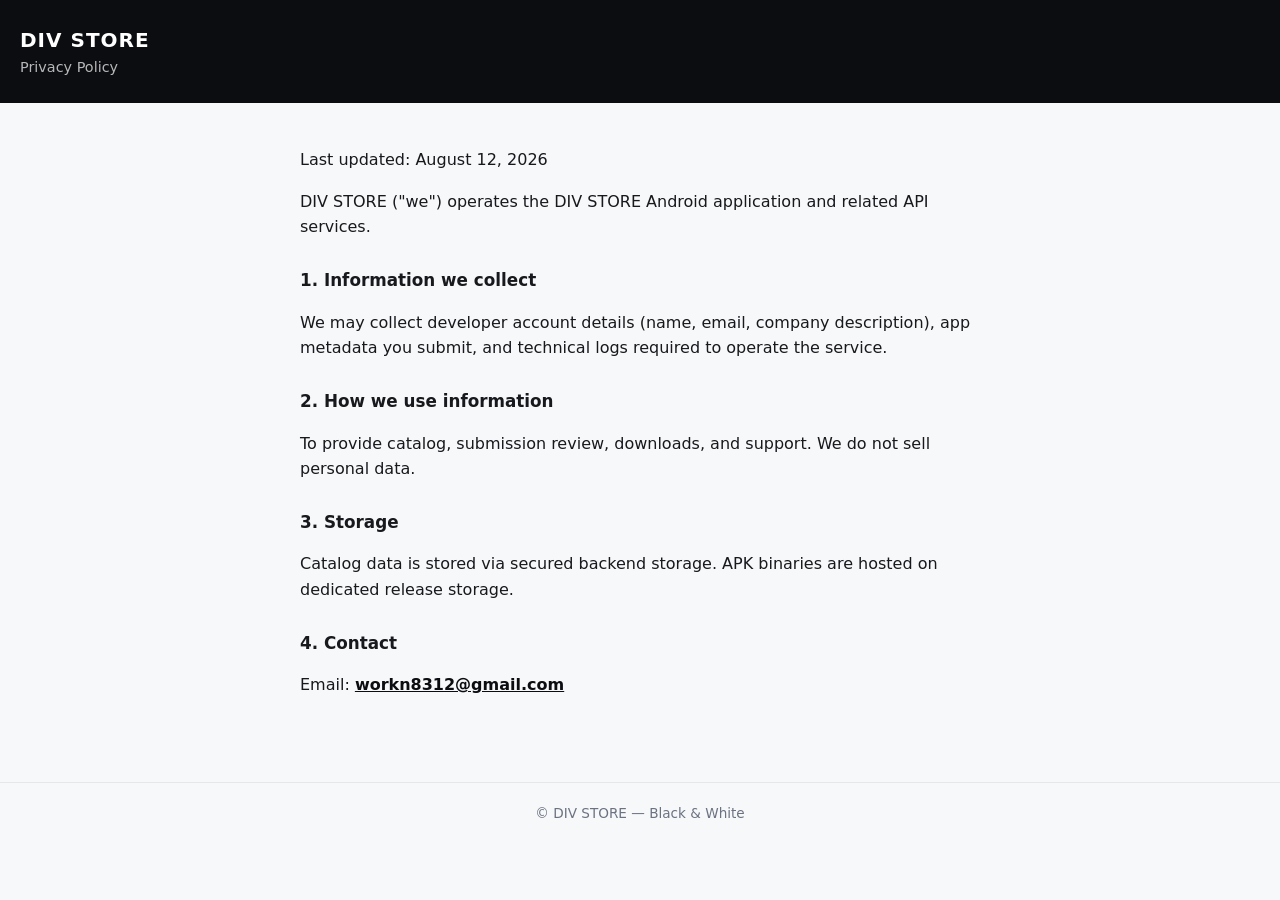
<file: static/privacy.html>
<!DOCTYPE html>
<html lang="en">
<head>
<meta charset="utf-8"/><meta name="viewport" content="width=device-width,initial-scale=1"/>
<title>Privacy Policy — DIV STORE</title>
<style>
  *{box-sizing:border-box} body{margin:0;font-family:system-ui,-apple-system,sans-serif;background:#F7F8FA;color:#17191C;line-height:1.6}
  header{background:#0B0D10;color:#fff;padding:24px 20px} header h1{margin:0;font-size:1.25rem;letter-spacing:1px}
  main{max-width:720px;margin:0 auto;padding:28px 20px}
  h2{font-size:1.05rem;margin-top:1.6em} a{color:#0B0D10;font-weight:600}
  footer{border-top:1px solid #E5E7EB;margin-top:40px;padding:20px;text-align:center;color:#6B7280;font-size:.85rem}
</style>
</head>
<body>
<header><h1>DIV STORE</h1><div style="opacity:.7;font-size:.9rem">Privacy Policy</div></header>
<main>
<p>Last updated: August 12, 2026</p>
<p>DIV STORE ("we") operates the DIV STORE Android application and related API services.</p>
<h2>1. Information we collect</h2>
<p>We may collect developer account details (name, email, company description), app metadata you submit, and technical logs required to operate the service.</p>
<h2>2. How we use information</h2>
<p>To provide catalog, submission review, downloads, and support. We do not sell personal data.</p>
<h2>3. Storage</h2>
<p>Catalog data is stored via secured backend storage. APK binaries are hosted on dedicated release storage.</p>
<h2>4. Contact</h2>
<p>Email: <a href="mailto:workn8312@gmail.com">workn8312@gmail.com</a></p>
</main>
<footer>© DIV STORE — Black &amp; White</footer>
</body>
</html>
</file>
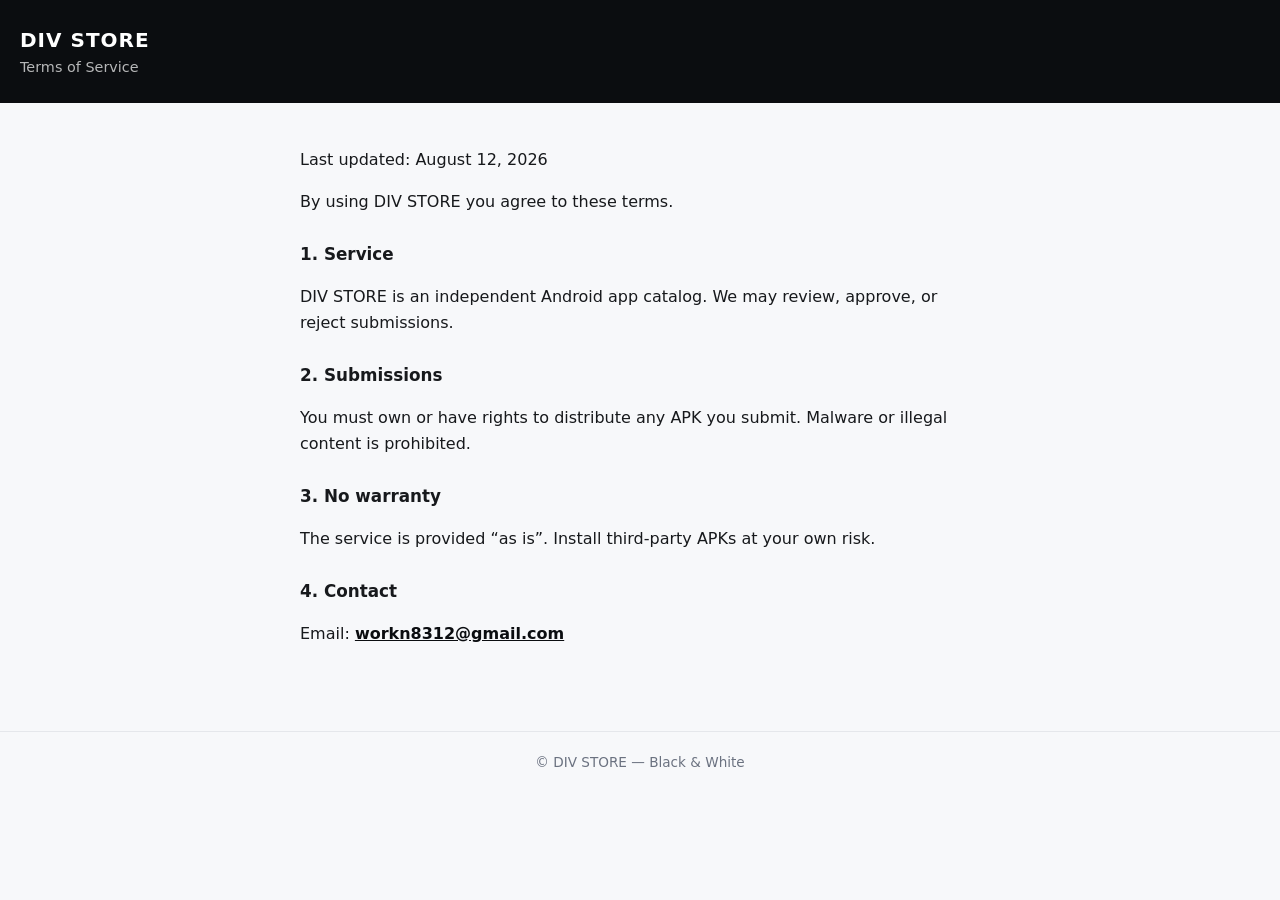
<file: static/terms.html>
<!DOCTYPE html>
<html lang="en">
<head>
<meta charset="utf-8"/><meta name="viewport" content="width=device-width,initial-scale=1"/>
<title>Terms of Service — DIV STORE</title>
<style>
  *{box-sizing:border-box} body{margin:0;font-family:system-ui,-apple-system,sans-serif;background:#F7F8FA;color:#17191C;line-height:1.6}
  header{background:#0B0D10;color:#fff;padding:24px 20px} header h1{margin:0;font-size:1.25rem;letter-spacing:1px}
  main{max-width:720px;margin:0 auto;padding:28px 20px}
  h2{font-size:1.05rem;margin-top:1.6em} a{color:#0B0D10;font-weight:600}
  footer{border-top:1px solid #E5E7EB;margin-top:40px;padding:20px;text-align:center;color:#6B7280;font-size:.85rem}
</style>
</head>
<body>
<header><h1>DIV STORE</h1><div style="opacity:.7;font-size:.9rem">Terms of Service</div></header>
<main>
<p>Last updated: August 12, 2026</p>
<p>By using DIV STORE you agree to these terms.</p>
<h2>1. Service</h2>
<p>DIV STORE is an independent Android app catalog. We may review, approve, or reject submissions.</p>
<h2>2. Submissions</h2>
<p>You must own or have rights to distribute any APK you submit. Malware or illegal content is prohibited.</p>
<h2>3. No warranty</h2>
<p>The service is provided “as is”. Install third-party APKs at your own risk.</p>
<h2>4. Contact</h2>
<p>Email: <a href="mailto:workn8312@gmail.com">workn8312@gmail.com</a></p>
</main>
<footer>© DIV STORE — Black &amp; White</footer>
</body>
</html>
</file>
